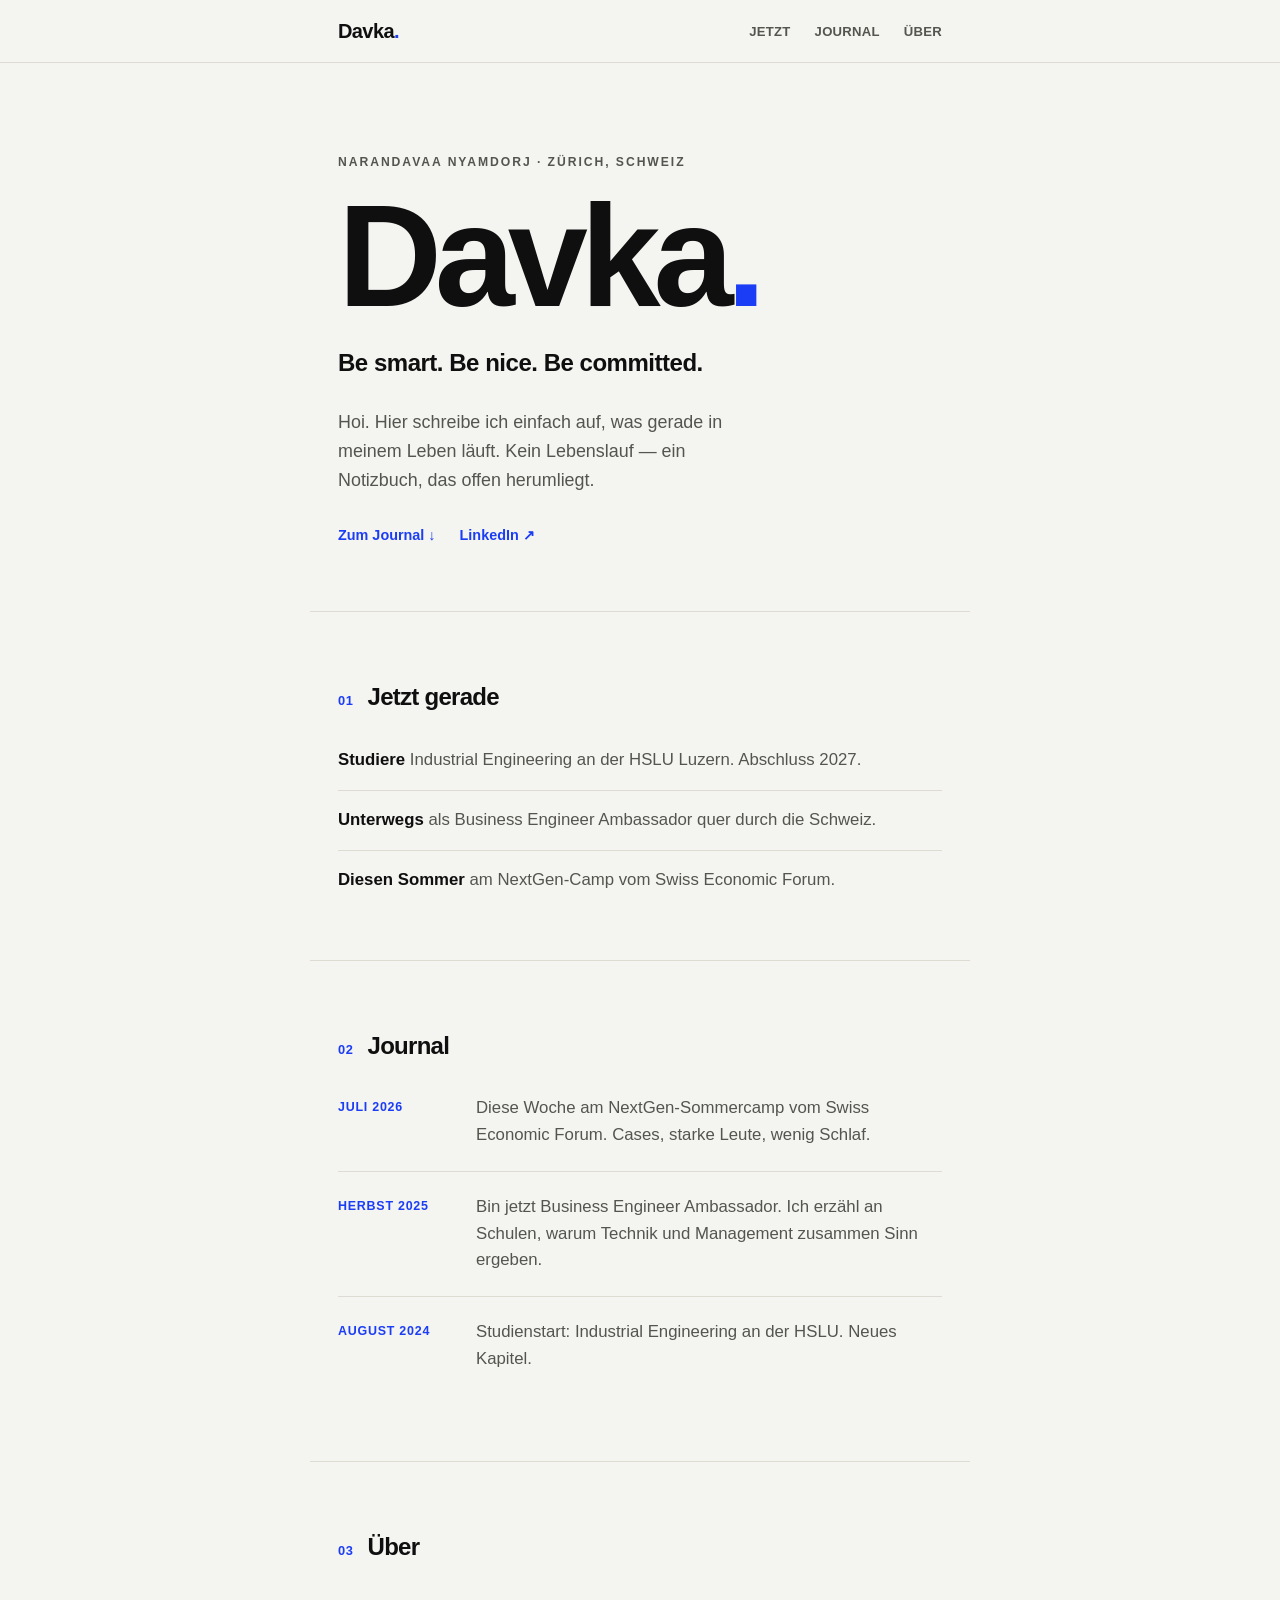
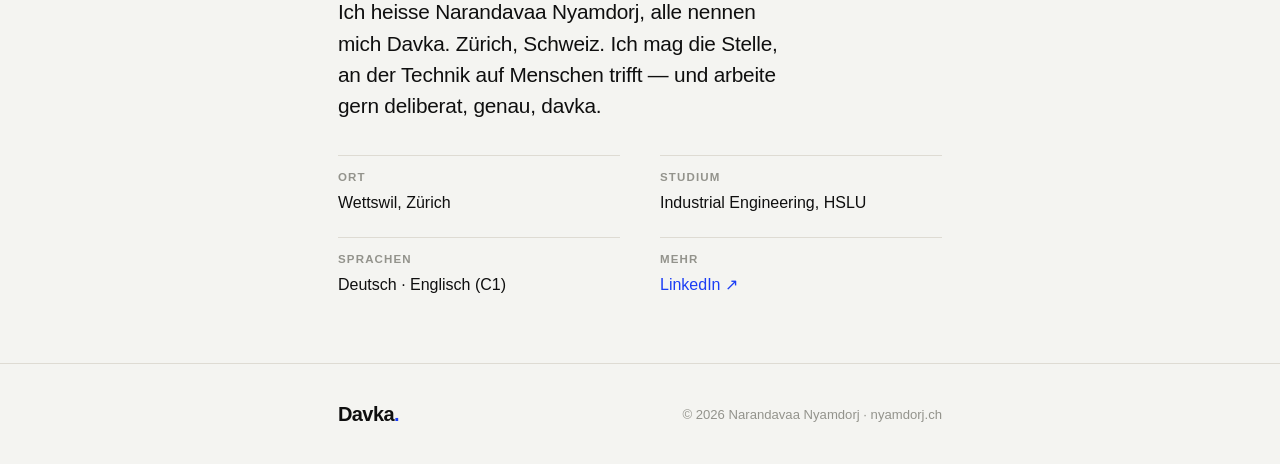
<file: index.html>
<!DOCTYPE html>
<html lang="de">
<head>
<meta charset="UTF-8">
<meta name="viewport" content="width=device-width, initial-scale=1.0">
<title>Davka — Narandavaa Nyamdorj</title>
<meta name="description" content="Davka. Die persönliche Seite von Narandavaa Nyamdorj aus Zürich — ein einfaches Journal über das, was gerade in meinem Leben passiert.">
<link rel="icon" href="data:image/svg+xml,%3Csvg xmlns='http://www.w3.org/2000/svg' viewBox='0 0 32 32'%3E%3Crect width='32' height='32' rx='6' fill='%231b3df5'/%3E%3Ctext x='16' y='23' font-size='20' font-family='Arial,sans-serif' font-weight='700' fill='white' text-anchor='middle'%3ED%3C/text%3E%3C/svg%3E">
<link rel="stylesheet" href="css/style.css">
</head>
<body>

<header class="site-header">
  <div class="wrap header-inner">
    <a href="#top" class="logo">Davka<span class="logo-dot">.</span></a>
    <nav class="nav">
      <a href="#jetzt">Jetzt</a>
      <a href="#journal">Journal</a>
      <a href="#ueber">Über</a>
    </nav>
  </div>
</header>

<main id="top">

  <section class="hero wrap">
    <p class="kicker">Narandavaa Nyamdorj · Zürich, Schweiz</p>
    <h1 class="wordmark">Davka<span class="accent">.</span></h1>
    <p class="motto">Be smart. Be nice. Be committed.</p>
    <p class="lead">
      Hoi. Hier schreibe ich einfach auf, was gerade in meinem Leben läuft.
      Kein Lebenslauf — ein Notizbuch, das offen herumliegt.
    </p>
    <p class="hero-links">
      <a href="#journal">Zum Journal ↓</a>
      <a href="https://www.linkedin.com/in/narann1/" target="_blank" rel="noopener">LinkedIn ↗</a>
    </p>
  </section>

  <section id="jetzt" class="wrap block">
    <div class="block-head">
      <span class="num">01</span>
      <h2>Jetzt gerade</h2>
    </div>
    <ul class="now-list">
      <li><b>Studiere</b> Industrial Engineering an der HSLU Luzern. Abschluss 2027.</li>
      <li><b>Unterwegs</b> als Business Engineer Ambassador quer durch die Schweiz.</li>
      <li><b>Diesen Sommer</b> am NextGen-Camp vom Swiss Economic Forum.</li>
    </ul>
  </section>

  <section id="journal" class="wrap block">
    <div class="block-head">
      <span class="num">02</span>
      <h2>Journal</h2>
    </div>
    <div id="journal-feed" class="journal-feed"><!-- js/news-data.js --></div>
  </section>

  <section id="ueber" class="wrap block">
    <div class="block-head">
      <span class="num">03</span>
      <h2>Über</h2>
    </div>
    <p class="about-text">
      Ich heisse Narandavaa Nyamdorj, alle nennen mich Davka. Zürich, Schweiz.
      Ich mag die Stelle, an der Technik auf Menschen trifft — und arbeite gern deliberat,
      genau, davka.
    </p>
    <dl class="facts">
      <div><dt>Ort</dt><dd>Wettswil, Zürich</dd></div>
      <div><dt>Studium</dt><dd>Industrial Engineering, HSLU</dd></div>
      <div><dt>Sprachen</dt><dd>Deutsch · Englisch (C1)</dd></div>
      <div><dt>Mehr</dt><dd><a href="https://www.linkedin.com/in/narann1/" target="_blank" rel="noopener">LinkedIn ↗</a></dd></div>
    </dl>
  </section>

</main>

<footer class="site-footer">
  <div class="wrap">
    <span class="logo">Davka<span class="logo-dot">.</span></span>
    <span class="muted">© <span id="year"></span> Narandavaa Nyamdorj · nyamdorj.ch</span>
  </div>
</footer>

<script src="js/main.js"></script>
</body>
</html>
</file>
<file: css/style.css>
:root {
  --paper: #f4f4f1;
  --surface: #ffffff;
  --ink: #0f0f0f;
  --ink-soft: #55554f;
  --ink-faint: #93938c;
  --accent: #1b3df5;
  --line: #dedbd3;
  --max: 660px;
  --sans: "Helvetica Neue", Helvetica, Arial, "Segoe UI", Roboto, sans-serif;
}

@media (prefers-color-scheme: dark) {
  :root {
    --paper: #0c0c0e;
    --surface: #141416;
    --ink: #f3f3f0;
    --ink-soft: #a4a49d;
    --ink-faint: #6a6a64;
    --accent: #6f86ff;
    --line: #26262b;
  }
}
:root[data-theme="light"] {
  --paper:#f4f4f1; --surface:#fff; --ink:#0f0f0f; --ink-soft:#55554f;
  --ink-faint:#93938c; --accent:#1b3df5; --line:#dedbd3;
}
:root[data-theme="dark"] {
  --paper:#0c0c0e; --surface:#141416; --ink:#f3f3f0; --ink-soft:#a4a49d;
  --ink-faint:#6a6a64; --accent:#6f86ff; --line:#26262b;
}

* { box-sizing: border-box; }
html { scroll-behavior: smooth; }

body {
  margin: 0;
  background: var(--paper);
  color: var(--ink);
  font-family: var(--sans);
  font-size: 17px;
  line-height: 1.6;
  -webkit-font-smoothing: antialiased;
}

.wrap { max-width: var(--max); margin: 0 auto; padding: 0 28px; }

a { color: var(--accent); text-decoration: none; }
a:hover { text-decoration: underline; text-underline-offset: 3px; }

/* ---------- Wordmark / logo ---------- */
.logo {
  font-weight: 800;
  font-size: 1.25rem;
  letter-spacing: -0.03em;
  color: var(--ink);
}
.logo:hover { text-decoration: none; }
.logo-dot { color: var(--accent); }

/* ---------- Header ---------- */
.site-header {
  position: sticky; top: 0; z-index: 10;
  background: color-mix(in srgb, var(--paper) 86%, transparent);
  backdrop-filter: blur(10px);
  border-bottom: 1px solid var(--line);
}
.header-inner {
  display: flex; align-items: center; justify-content: space-between;
  height: 62px;
}
.nav { display: flex; gap: 24px; }
.nav a {
  color: var(--ink-soft); font-size: 0.82rem; font-weight: 600;
  letter-spacing: 0.02em; text-transform: uppercase;
}
.nav a:hover { color: var(--accent); text-decoration: none; }

/* ---------- Hero ---------- */
.hero { padding: 90px 28px 64px; }
.kicker {
  margin: 0 0 20px; font-size: 0.76rem; font-weight: 700;
  letter-spacing: 0.16em; text-transform: uppercase; color: var(--ink-soft);
}
.wordmark {
  margin: 0; font-weight: 800;
  font-size: clamp(4.5rem, 20vw, 9rem);
  line-height: 0.9; letter-spacing: -0.05em;
}
.wordmark .accent { color: var(--accent); }
.motto {
  margin: 22px 0 0; font-weight: 700;
  font-size: clamp(1.1rem, 3.5vw, 1.5rem);
  letter-spacing: -0.02em;
}
.lead {
  margin: 26px 0 0; max-width: 42ch;
  font-size: 1.12rem; color: var(--ink-soft);
}
.hero-links {
  margin: 30px 0 0; display: flex; gap: 24px;
  font-size: 0.9rem; font-weight: 600;
}

/* ---------- Blocks ---------- */
.block { padding: 66px 28px; border-top: 1px solid var(--line); }
.block-head {
  display: flex; align-items: baseline; gap: 14px; margin-bottom: 30px;
}
.num {
  font-size: 0.8rem; font-weight: 700; color: var(--accent);
  letter-spacing: 0.05em; font-variant-numeric: tabular-nums;
}
h2 {
  margin: 0; font-weight: 800; font-size: 1.5rem; letter-spacing: -0.03em;
}

/* ---------- Jetzt ---------- */
.now-list { list-style: none; margin: 0; padding: 0; }
.now-list li {
  padding: 16px 0; border-top: 1px solid var(--line);
  color: var(--ink-soft); font-size: 1.05rem;
}
.now-list li:first-child { border-top: none; padding-top: 0; }
.now-list li:last-child { padding-bottom: 0; }
.now-list b { color: var(--ink); font-weight: 700; }

/* ---------- Journal ---------- */
.journal-feed { display: flex; flex-direction: column; }
.entry {
  display: grid;
  grid-template-columns: 118px 1fr;
  gap: 8px 20px;
  padding: 22px 0;
  border-top: 1px solid var(--line);
  opacity: 0; transform: translateY(12px);
  transition: opacity .55s ease, transform .55s ease;
}
.entry.in { opacity: 1; transform: none; }
.journal-feed .entry:first-child { border-top: none; padding-top: 0; }
.entry-date {
  font-size: 0.78rem; font-weight: 700; letter-spacing: 0.06em;
  text-transform: uppercase; color: var(--accent);
  padding-top: 3px;
}
.entry-body h3 {
  margin: 0 0 4px; font-size: 1.1rem; font-weight: 700; letter-spacing: -0.01em;
}
.entry-body p { margin: 0; color: var(--ink-soft); font-size: 1.05rem; }

/* ---------- Über ---------- */
.about-text {
  margin: 0 0 34px; font-size: 1.3rem; font-weight: 500;
  line-height: 1.5; letter-spacing: -0.01em; max-width: 40ch;
}
.facts { margin: 0; display: grid; grid-template-columns: 1fr 1fr; gap: 22px 40px; }
.facts div { border-top: 1px solid var(--line); padding-top: 12px; }
.facts dt {
  font-size: 0.72rem; font-weight: 700; letter-spacing: 0.1em;
  text-transform: uppercase; color: var(--ink-faint); margin-bottom: 3px;
}
.facts dd { margin: 0; font-size: 1rem; }

/* ---------- Footer ---------- */
.site-footer {
  border-top: 1px solid var(--line); padding: 34px 28px;
}
.site-footer .wrap {
  display: flex; align-items: center; justify-content: space-between;
  gap: 16px; flex-wrap: wrap;
}
.site-footer .muted { color: var(--ink-faint); font-size: 0.82rem; }

/* ---------- Responsive ---------- */
@media (max-width: 560px) {
  body { font-size: 16px; }
  .hero { padding: 60px 24px 52px; }
  .block { padding: 52px 24px; }
  .entry { grid-template-columns: 1fr; gap: 4px; }
  .entry-date { padding-top: 0; }
  .facts { grid-template-columns: 1fr; gap: 16px; }
  .nav { gap: 16px; }
}

@media (prefers-reduced-motion: reduce) {
  .entry { opacity: 1; transform: none; transition: none; }
  html { scroll-behavior: auto; }
}
</file>
